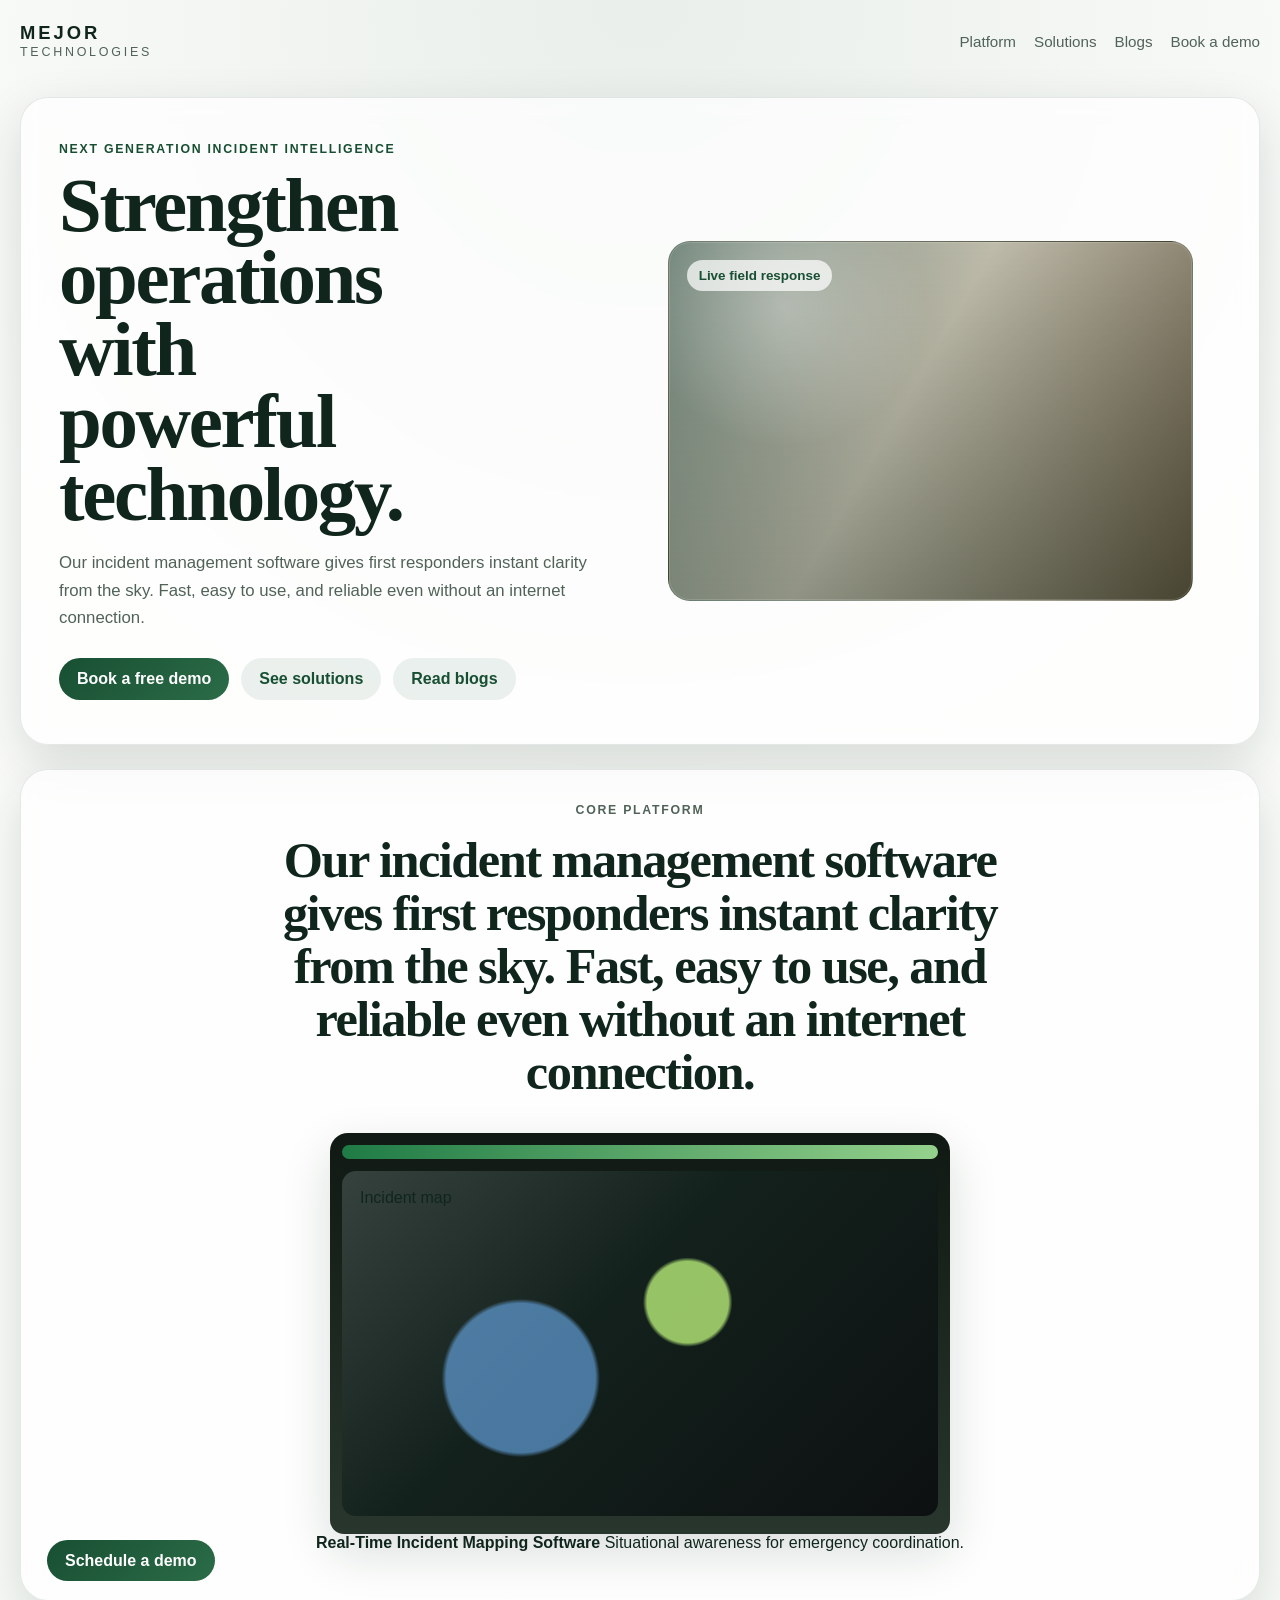
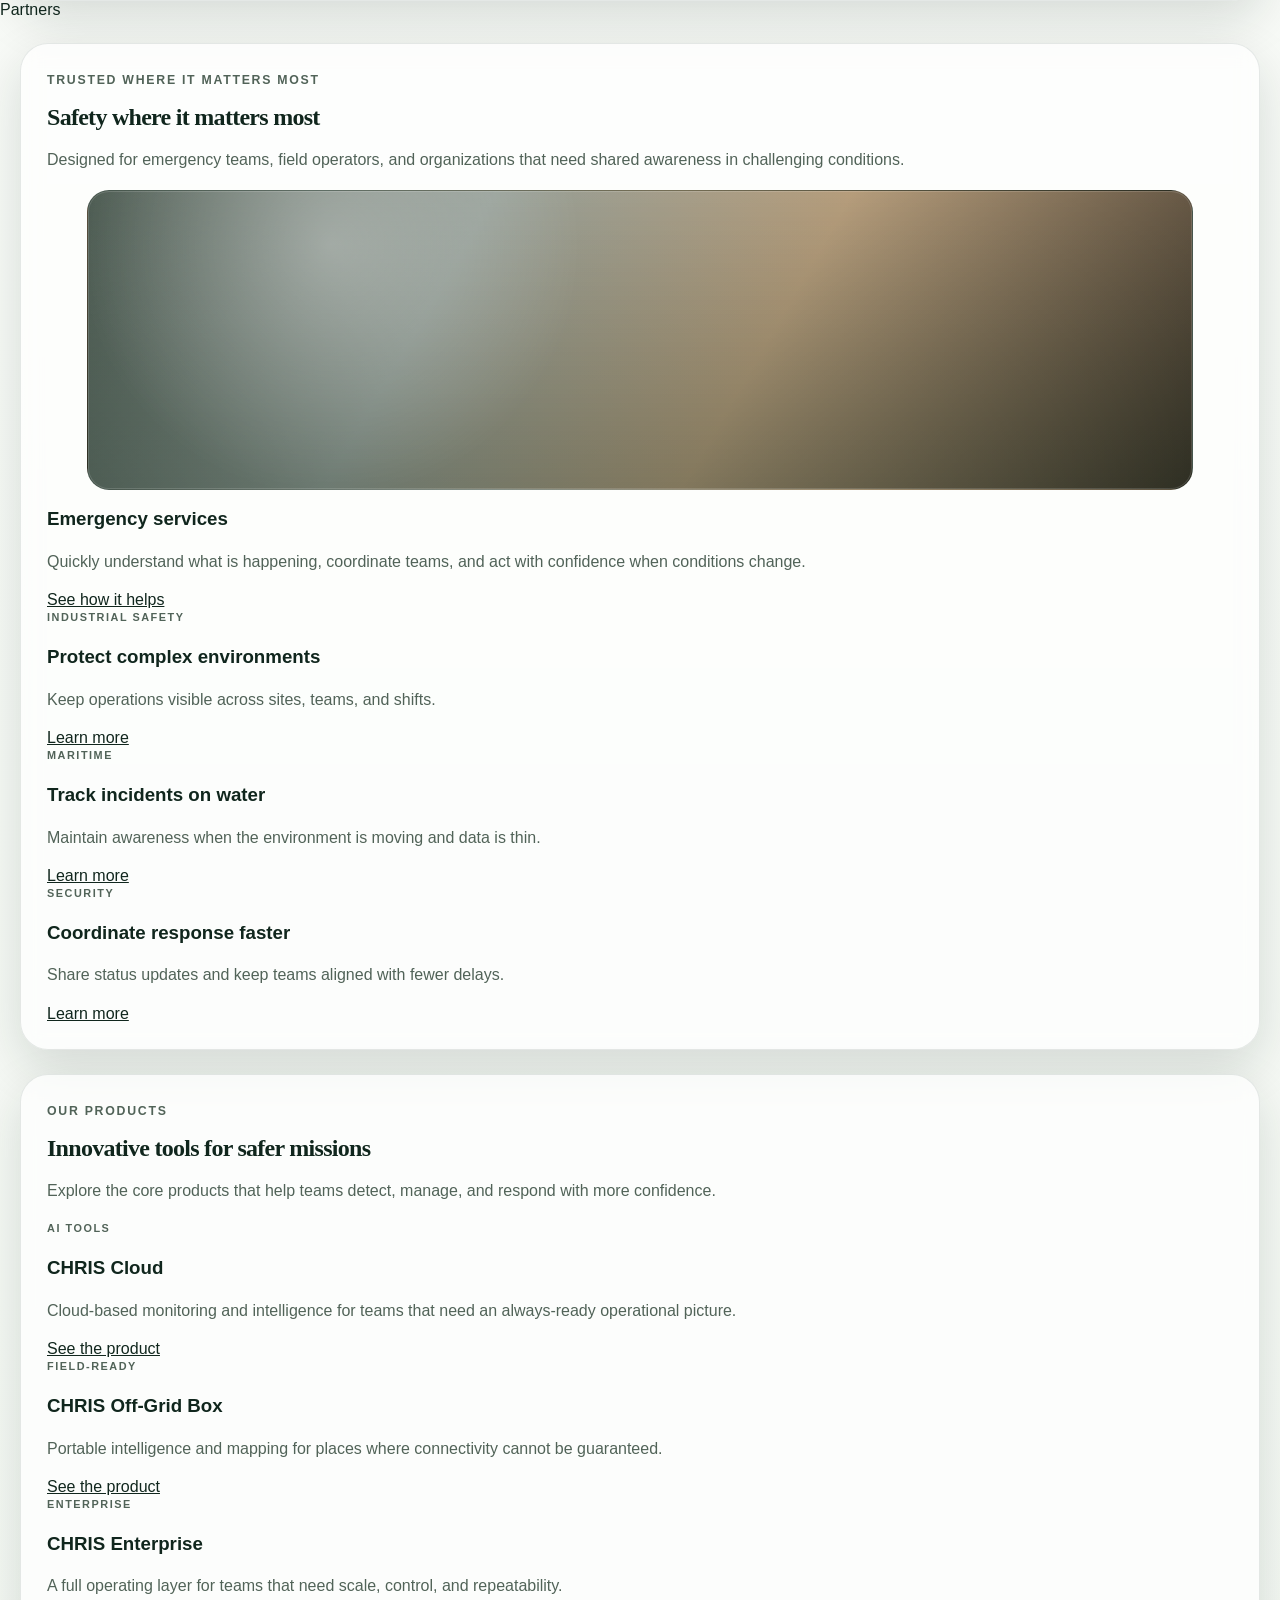
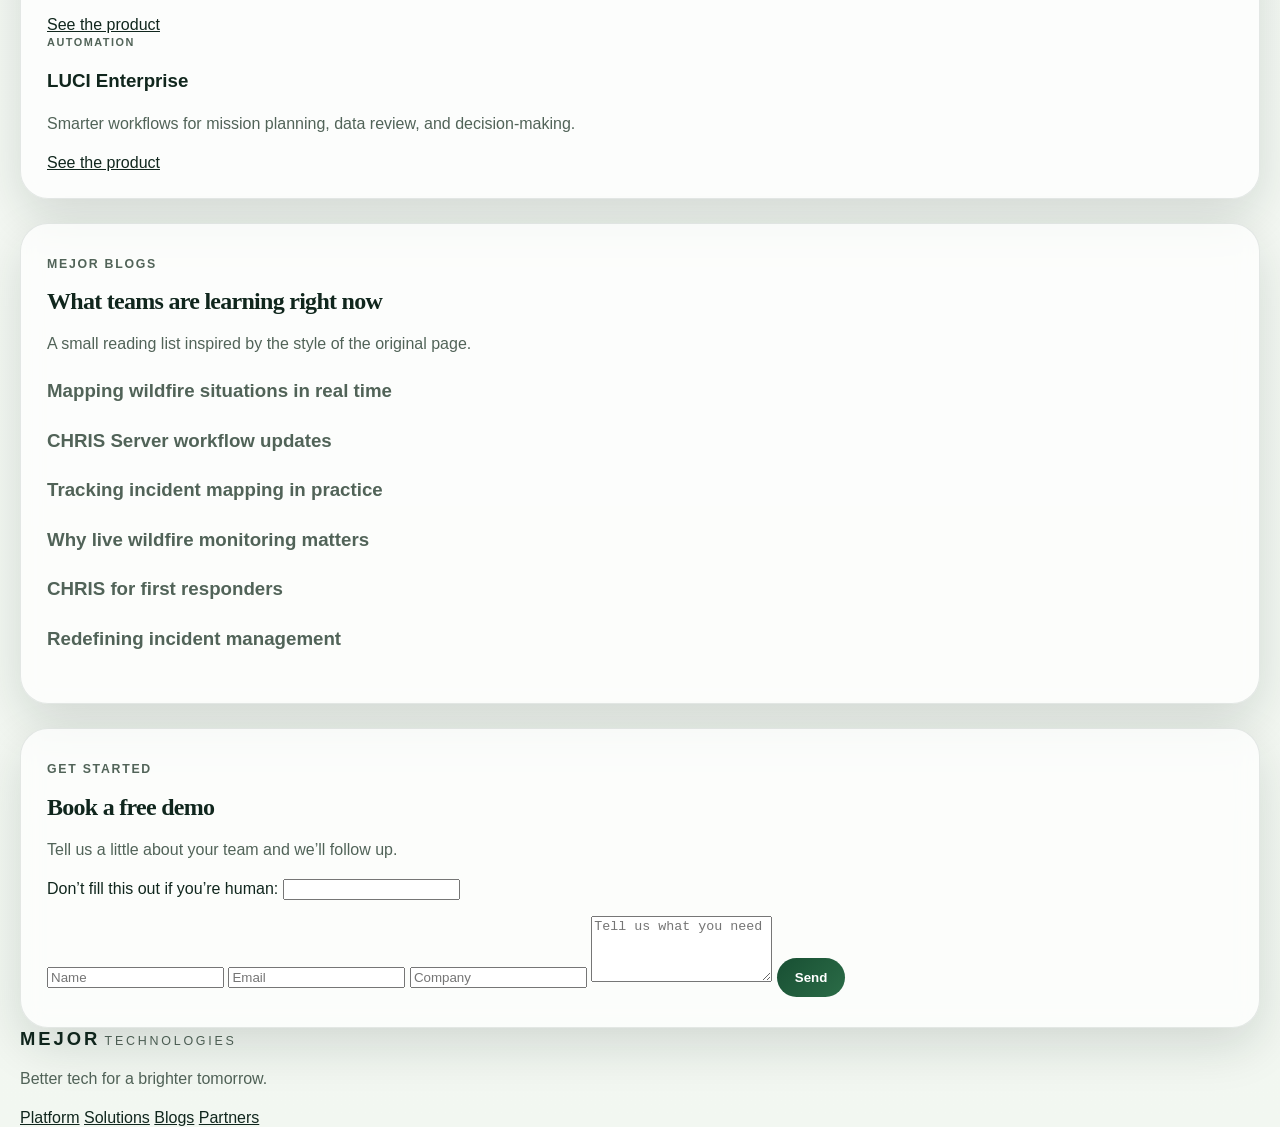
<file: index.html>
<!doctype html>
<html lang="en">
  <head>
    <meta charset="UTF-8" />
    <meta name="viewport" content="width=device-width, initial-scale=1.0" />
    <title>MEJOR Technologies</title>
    <meta
      name="description"
      content="MEJOR Technologies homepage split test for popup conversion experiments."
    />
    <link rel="stylesheet" href="styles.css" />
  </head>
  <body>
    <a class="skip-link" href="#main">Skip to content</a>

    <header class="site-header">
      <div class="brand">
        <span class="brand-mark">MEJOR</span>
        <span class="brand-sub">Technologies</span>
      </div>

      <nav class="nav" aria-label="Primary">
        <a href="#platform">Platform</a>
        <a href="#solutions">Solutions</a>
        <a href="#blogs">Blogs</a>
        <a href="#demo">Book a demo</a>
      </nav>
    </header>

    <main id="main">
      <section class="hero section-shell">
        <div class="hero-copy">
          <p class="eyebrow">Next generation incident intelligence</p>
          <h1>Strengthen operations with powerful technology.</h1>
          <p class="lede">
            Our incident management software gives first responders instant
            clarity from the sky. Fast, easy to use, and reliable even without
            an internet connection.
          </p>

          <div class="hero-actions">
            <a class="button primary" href="#demo">Book a free demo</a>
            <a class="button ghost" href="#solutions">See solutions</a>
            <a class="button ghost" href="#blogs">Read blogs</a>
          </div>
        </div>

        <figure class="hero-visual image-panel image-hero" aria-label="Emergency response overview illustration">
          <span class="media-tag">Live field response</span>
        </figure>
      </section>

      <section id="platform" class="feature-center section-shell">
        <div class="center-copy">
          <p class="eyebrow">Core platform</p>
          <h2>
            Our incident management software gives first responders instant
            clarity from the sky. Fast, easy to use, and reliable even without
            an internet connection.
          </h2>
        </div>

        <figure class="laptop-mockup" aria-label="Incident mapping software laptop mockup">
          <div class="laptop-screen">
            <div class="screen-topbar"></div>
            <div class="map-card"></div>
          </div>
          <figcaption>
            <strong>Real-Time Incident Mapping Software</strong>
            <span>Situational awareness for emergency coordination.</span>
          </figcaption>
        </figure>

        <a class="button primary center-button" href="#demo">Schedule a demo</a>
      </section>

      <section id="partners" class="partners-strip">
        <span>Partners</span>
      </section>

      <section class="section-shell section-grid">
        <div class="section-heading">
          <p class="eyebrow">Trusted where it matters most</p>
          <h2>Safety where it matters most</h2>
          <p>
            Designed for emergency teams, field operators, and organizations
            that need shared awareness in challenging conditions.
          </p>
        </div>

        <div class="safety-grid">
          <figure class="safety-image image-panel image-fire"></figure>
          <article class="safety-copy">
            <h3>Emergency services</h3>
            <p>
              Quickly understand what is happening, coordinate teams, and act
              with confidence when conditions change.
            </p>
            <a href="#solutions" class="text-link">See how it helps</a>
          </article>
        </div>

        <div class="card-row">
          <article class="mini-card">
            <p class="eyebrow small">Industrial safety</p>
            <h3>Protect complex environments</h3>
            <p>
              Keep operations visible across sites, teams, and shifts.
            </p>
            <a class="text-link" href="#demo">Learn more</a>
          </article>
          <article class="mini-card">
            <p class="eyebrow small">Maritime</p>
            <h3>Track incidents on water</h3>
            <p>
              Maintain awareness when the environment is moving and data is thin.
            </p>
            <a class="text-link" href="#demo">Learn more</a>
          </article>
          <article class="mini-card">
            <p class="eyebrow small">Security</p>
            <h3>Coordinate response faster</h3>
            <p>
              Share status updates and keep teams aligned with fewer delays.
            </p>
            <a class="text-link" href="#demo">Learn more</a>
          </article>
        </div>
      </section>

      <section id="solutions" class="section-shell solutions">
        <div class="section-heading">
          <p class="eyebrow">Our products</p>
          <h2>Innovative tools for safer missions</h2>
          <p>
            Explore the core products that help teams detect, manage, and
            respond with more confidence.
          </p>
        </div>

        <article class="solution-card solution-cloud">
          <div class="solution-copy">
            <p class="eyebrow small">AI tools</p>
            <h3>CHRIS Cloud</h3>
            <p>
              Cloud-based monitoring and intelligence for teams that need an
              always-ready operational picture.
            </p>
            <a class="text-link inverse" href="#demo">See the product</a>
          </div>
        </article>

        <article class="solution-card solution-box">
          <div class="solution-copy">
            <p class="eyebrow small">Field-ready</p>
            <h3>CHRIS Off-Grid Box</h3>
            <p>
              Portable intelligence and mapping for places where connectivity
              cannot be guaranteed.
            </p>
            <a class="text-link inverse" href="#demo">See the product</a>
          </div>
        </article>

        <article class="solution-card solution-enterprise">
          <div class="solution-copy">
            <p class="eyebrow small">Enterprise</p>
            <h3>CHRIS Enterprise</h3>
            <p>
              A full operating layer for teams that need scale, control, and
              repeatability.
            </p>
            <a class="text-link inverse" href="#demo">See the product</a>
          </div>
        </article>

        <article class="solution-card solution-luci">
          <div class="solution-copy">
            <p class="eyebrow small">Automation</p>
            <h3>LUCI Enterprise</h3>
            <p>
              Smarter workflows for mission planning, data review, and
              decision-making.
            </p>
            <a class="text-link inverse" href="#demo">See the product</a>
          </div>
        </article>
      </section>

      <section id="blogs" class="section-shell blogs">
        <div class="section-heading center">
          <p class="eyebrow">MEJOR blogs</p>
          <h2>What teams are learning right now</h2>
          <p>
            A small reading list inspired by the style of the original page.
          </p>
        </div>

        <div class="blog-grid">
          <article class="blog-card">
            <div class="blog-thumb thumb-one"></div>
            <h3>Mapping wildfire situations in real time</h3>
          </article>
          <article class="blog-card">
            <div class="blog-thumb thumb-two"></div>
            <h3>CHRIS Server workflow updates</h3>
          </article>
          <article class="blog-card">
            <div class="blog-thumb thumb-three"></div>
            <h3>Tracking incident mapping in practice</h3>
          </article>
          <article class="blog-card">
            <div class="blog-thumb thumb-four"></div>
            <h3>Why live wildfire monitoring matters</h3>
          </article>
          <article class="blog-card">
            <div class="blog-thumb thumb-five"></div>
            <h3>CHRIS for first responders</h3>
          </article>
          <article class="blog-card">
            <div class="blog-thumb thumb-six"></div>
            <h3>Redefining incident management</h3>
          </article>
        </div>
      </section>

      <section id="demo" class="section-shell demo-block">
        <div class="section-heading center">
          <p class="eyebrow">Get started</p>
          <h2>Book a free demo</h2>
          <p>Tell us a little about your team and we’ll follow up.</p>
        </div>

        <form
          class="demo-form"
          name="demo"
          method="POST"
          data-netlify="true"
          netlify-honeypot="bot-field"
          action="thank-you.html"
        >
          <input type="hidden" name="form-name" value="demo" />
          <p class="hidden-field">
            <label>
              Don’t fill this out if you’re human:
              <input name="bot-field" />
            </label>
          </p>
          <input type="text" name="name" placeholder="Name" required />
          <input type="email" name="email" placeholder="Email" required />
          <input type="text" name="company" placeholder="Company" />
          <textarea name="message" rows="4" placeholder="Tell us what you need"></textarea>
          <button class="button primary" type="submit">Send</button>
        </form>
      </section>
    </main>

    <footer class="site-footer">
      <div class="footer-inner">
        <div class="footer-brand">
          <span class="brand-mark">MEJOR</span>
          <span class="brand-sub">Technologies</span>
          <p>Better tech for a brighter tomorrow.</p>
        </div>

        <div class="footer-links">
          <a href="#platform">Platform</a>
          <a href="#solutions">Solutions</a>
          <a href="#blogs">Blogs</a>
          <a href="/partners.html">Partners</a>
        </div>
      </div>
    </footer>

    <div
      class="modal-backdrop"
      id="modalBackdrop"
      hidden
      aria-hidden="true"
    >
      <section
        class="modal"
        id="popupModal"
        role="dialog"
        aria-modal="true"
        aria-labelledby="popupTitle"
        aria-describedby="popupText"
      >
        <button class="close-button" id="closeModal" type="button" aria-label="Close popup">
          ×
        </button>
        <p class="modal-kicker" id="popupKicker">Beta access</p>
        <h2 id="popupTitle">Become a beta user</h2>
        <p id="popupText">
          Join the list to get early access and share feedback.
        </p>

        <form
          class="lead-form"
          name="beta-user"
          method="POST"
          data-netlify="true"
          netlify-honeypot="bot-field"
          action="thank-you.html"
        >
          <input type="hidden" name="form-name" value="beta-user" />
          <p class="hidden-field">
            <label>
              Don’t fill this out if you’re human:
              <input name="bot-field" />
            </label>
          </p>
          <input type="hidden" name="variant" id="variantField" value="" />
          <label>
            Name
            <input name="name" id="leadName" type="text" autocomplete="name" required />
          </label>
          <label>
            Email
            <input
              name="email"
              id="leadEmail"
              type="email"
              autocomplete="email"
              required
            />
          </label>
          <button class="button primary form-button" type="submit" id="popupButton">
            Join beta
          </button>
        </form>
      </section>
    </div>

    <aside class="banner" id="promoBanner" hidden aria-live="polite">
      <div class="banner-copy">
        <strong id="bannerTitle">Partner with us</strong>
        <span id="bannerText">
          Apply for the collaboration program on our Partners page.
        </span>
      </div>
      <a
        class="button primary banner-button"
        id="bannerLink"
        href="/partners.html#collaboration-application"
      >
        Apply now
      </a>
      <button class="banner-close" id="closeBanner" type="button" aria-label="Close banner">
        ×
      </button>
    </aside>

   <script>
  window.PAGE_VARIANT = {
    name: "D",
    type: "modal",
    trigger: { kind: "exit" },
    oncePerSession: true,
    title: "Become a beta user",
    text: "Join the list to get early access and share feedback.",
    kicker: "Beta access",
    buttonText: "Join beta",
    bannerTitle: "",
    bannerText: "",
    bannerHref: "",
  };
</script>
    <!-- Netlify deploy trigger D -->
</file>
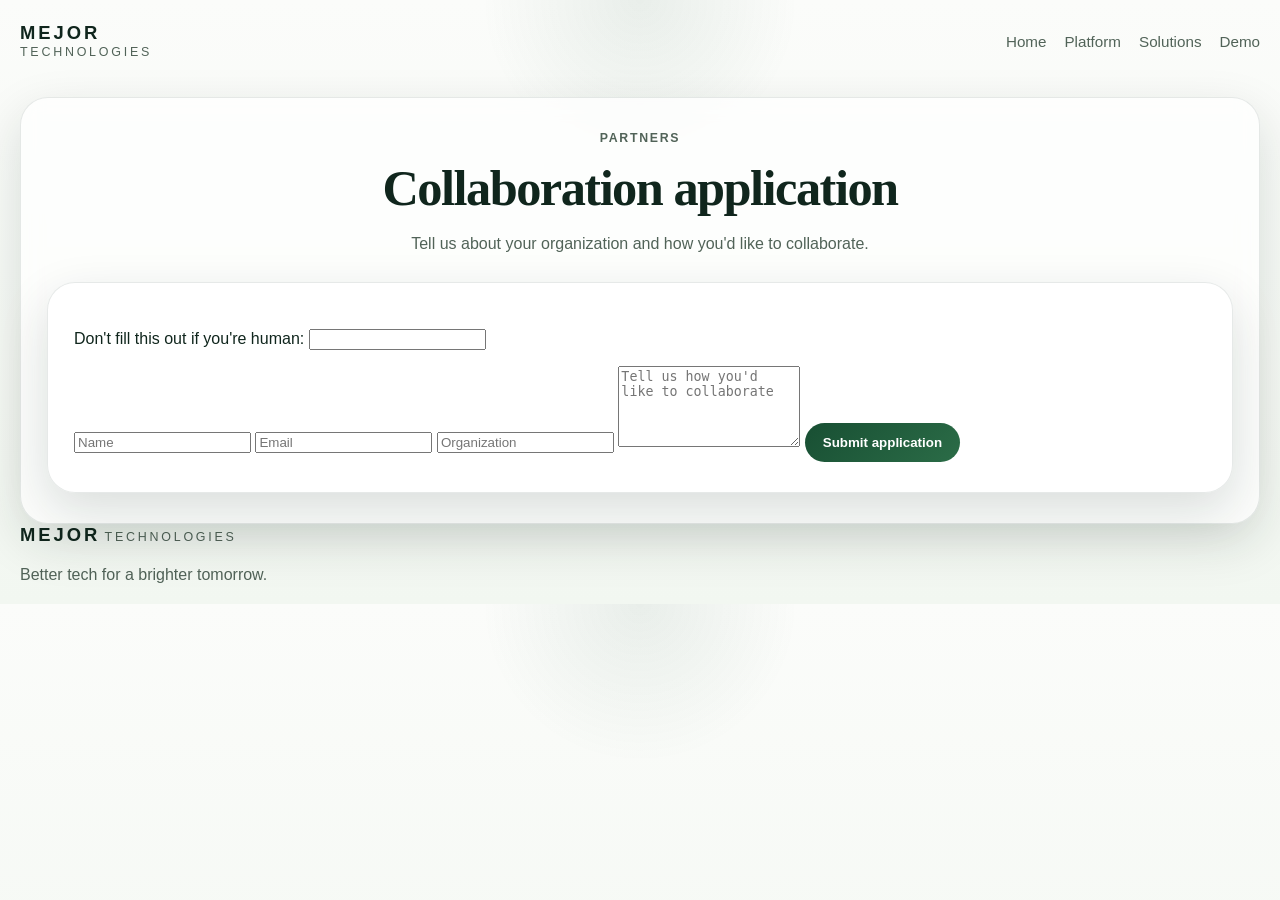
<file: partners.html>
<!doctype html>
<html lang="en">
  <head>
    <meta charset="UTF-8" />
    <meta name="viewport" content="width=device-width, initial-scale=1.0" />
    <title>Partners | MEJOR Technologies</title>
    <link rel="stylesheet" href="styles.css" />
  </head>
  <body>
    <header class="site-header">
      <div class="brand">
        <span class="brand-mark">MEJOR</span>
        <span class="brand-sub">Technologies</span>
      </div>
      <nav class="nav" aria-label="Primary">
        <a href="/">Home</a>
        <a href="/#platform">Platform</a>
        <a href="/#solutions">Solutions</a>
        <a href="/#demo">Demo</a>
      </nav>
    </header>

    <main>
      <section class="section-shell feature-center">
        <div class="center-copy">
          <p class="eyebrow">Partners</p>
          <h2>Collaboration application</h2>
          <p>
            Tell us about your organization and how you'd like to collaborate.
          </p>
        </div>

        <div id="collaboration-application" class="demo-block application-block">
          <form
            class="demo-form"
            name="collaboration"
            method="POST"
            data-netlify="true"
            netlify-honeypot="bot-field"
            action="thank-you.html"
          >
            <input type="hidden" name="form-name" value="collaboration" />
            <p class="hidden-field">
              <label>
                Don't fill this out if you're human:
                <input name="bot-field" />
              </label>
            </p>
            <input type="text" name="name" placeholder="Name" required />
            <input type="email" name="email" placeholder="Email" required />
            <input type="text" name="organization" placeholder="Organization" />
            <textarea
              name="message"
              rows="5"
              placeholder="Tell us how you'd like to collaborate"
            ></textarea>
            <button class="button primary" type="submit">Submit application</button>
          </form>
        </div>
      </section>
    </main>

    <footer class="site-footer">
      <div class="footer-inner">
        <div class="footer-brand">
          <span class="brand-mark">MEJOR</span>
          <span class="brand-sub">Technologies</span>
          <p>Better tech for a brighter tomorrow.</p>
        </div>
      </div>
    </footer>
  </body>
</html>
</file>
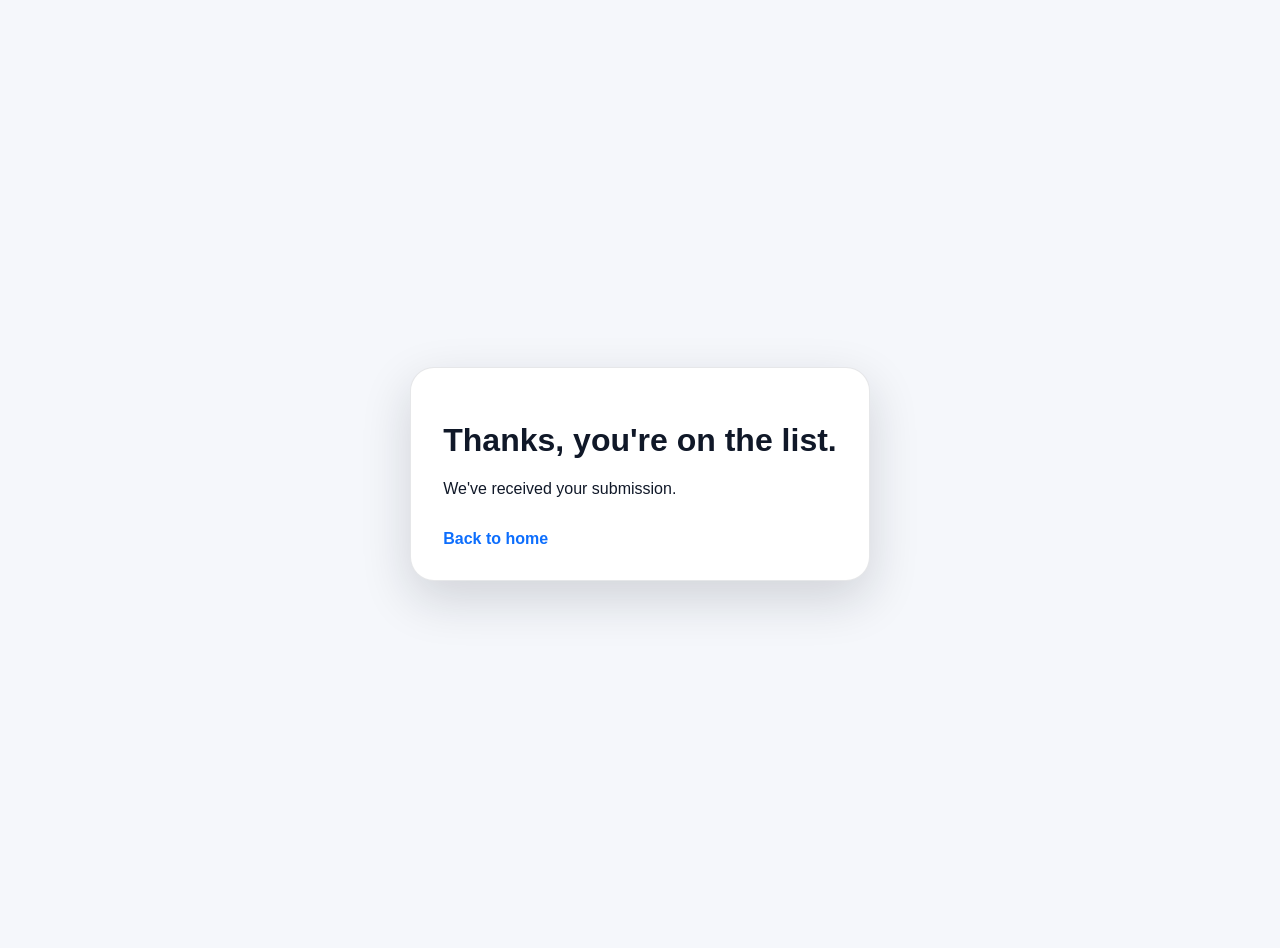
<file: thank-you.html>
<!doctype html>
<html lang="en">
  <head>
    <meta charset="UTF-8" />
    <meta name="viewport" content="width=device-width, initial-scale=1.0" />
    <title>Thanks</title>
    <style>
      body {
        font-family: Arial, Helvetica, sans-serif;
        margin: 0;
        min-height: 100vh;
        display: grid;
        place-items: center;
        background: #f5f7fb;
        color: #101828;
        padding: 24px;
      }
      .card {
        max-width: 520px;
        background: #fff;
        border: 1px solid rgba(16, 24, 40, 0.1);
        border-radius: 24px;
        padding: 32px;
        box-shadow: 0 18px 50px rgba(16, 24, 40, 0.16);
      }
      a {
        display: inline-block;
        margin-top: 16px;
        color: #0d6efd;
        text-decoration: none;
        font-weight: 700;
      }
    </style>
  </head>
  <body>
    <main class="card">
      <h1>Thanks, you're on the list.</h1>
      <p>We've received your submission.</p>
      <a href="/">Back to home</a>
    </main>
  </body>
</html>
</file>
<file: styles.css>
:root {
  --bg: #f2f7f1;
  --surface: #ffffff;
  --surface-2: #e5ece2;
  --muted-surface: rgba(255, 255, 255, 0.68);
  --text: #10261d;
  --muted: #516358;
  --accent: #184f33;
  --accent-2: #2b6c47;
  --border: rgba(16, 38, 29, 0.1);
  --shadow: 0 18px 50px rgba(16, 38, 29, 0.14);
}

* {
  box-sizing: border-box;
}

html {
  scroll-behavior: smooth;
}

body {
  margin: 0;
  color: var(--text);
  background:
    radial-gradient(circle at top center, rgba(24, 79, 51, 0.08), transparent 18%),
    linear-gradient(180deg, #fbfcfa 0%, var(--bg) 100%);
  font-family: "Trebuchet MS", "Segoe UI", Arial, sans-serif;
}

img,
video {
  max-width: 100%;
  display: block;
}

a {
  color: inherit;
}

.skip-link {
  position: absolute;
  left: -999px;
  top: 0;
}

.skip-link:focus {
  left: 16px;
  top: 16px;
  z-index: 20;
  background: var(--surface);
  padding: 10px 14px;
  border-radius: 12px;
  box-shadow: var(--shadow);
}

.site-header,
.section-shell,
.footer-inner {
  width: min(1240px, calc(100% - 36px));
  margin: 0 auto;
}

.site-header {
  display: flex;
  align-items: center;
  justify-content: space-between;
  gap: 24px;
  padding: 24px 0 14px;
}

.brand {
  display: grid;
  line-height: 1;
}

.brand-mark {
  font-weight: 800;
  letter-spacing: 0.16em;
  font-size: 1.15rem;
}

.brand-sub {
  font-size: 0.78rem;
  letter-spacing: 0.22em;
  text-transform: uppercase;
  color: var(--muted);
  margin-top: 4px;
}

.nav {
  display: flex;
  gap: 18px;
  flex-wrap: wrap;
  color: var(--muted);
}

.nav a {
  text-decoration: none;
  font-size: 0.95rem;
}

.nav a:hover {
  color: var(--text);
}

.section-shell {
  margin-top: 24px;
}

.hero,
.feature-center,
.section-grid,
.solutions,
.blogs,
.demo-block {
  padding: 26px;
  border: 1px solid var(--border);
  border-radius: 28px;
  background: rgba(255, 255, 255, 0.7);
  box-shadow: var(--shadow);
  backdrop-filter: blur(10px);
}

.hero {
  display: grid;
  grid-template-columns: 1.05fr 1.15fr;
  gap: 28px;
  align-items: center;
}

.hero-copy {
  padding: 18px 6px 18px 12px;
}

.eyebrow {
  margin: 0 0 14px;
  color: var(--accent);
  letter-spacing: 0.14em;
  text-transform: uppercase;
  font-size: 0.77rem;
  font-weight: 800;
}

.eyebrow.small {
  font-size: 0.68rem;
}

.hero h1,
.section-heading h2,
.center-copy h2 {
  margin: 0;
  font-family: Georgia, "Times New Roman", serif;
  letter-spacing: -0.03em;
}

.hero h1 {
  max-width: 11ch;
  font-size: clamp(2.6rem, 6vw, 5rem);
  line-height: 0.94;
}

.lede,
.section-heading p,
.center-copy p,
.safety-copy p,
.mini-card p,
.solution-copy p,
.blog-card h3,
.footer-brand p {
  color: var(--muted);
  line-height: 1.65;
}

.lede {
  max-width: 58ch;
  margin: 18px 0 0;
  font-size: 1.05rem;
}

.hero-actions {
  display: flex;
  flex-wrap: wrap;
  gap: 12px;
  margin-top: 26px;
}

.button {
  appearance: none;
  border: 0;
  border-radius: 999px;
  padding: 12px 18px;
  font-weight: 800;
  text-decoration: none;
  cursor: pointer;
  transition:
    transform 140ms ease,
    background 140ms ease,
    color 140ms ease;
}

.button:hover {
  transform: translateY(-1px);
}

.button.primary {
  color: #fff;
  background: linear-gradient(135deg, var(--accent), var(--accent-2));
}

.button.primary:hover {
  background: linear-gradient(135deg, #123a26, var(--accent));
}

.button.ghost {
  color: var(--accent);
  background: rgba(24, 79, 51, 0.08);
}

.image-panel {
  position: relative;
  min-height: 360px;
  overflow: hidden;
  border-radius: 22px;
  border: 1px solid rgba(16, 38, 29, 0.12);
  box-shadow: inset 0 0 0 1px rgba(255, 255, 255, 0.14);
}

.image-panel::before,
.image-panel::after {
  content: "";
  position: absolute;
  inset: 0;
}

.image-panel::after {
  background:
    radial-gradient(circle at 22% 18%, rgba(255, 255, 255, 0.32), transparent 28%),
    radial-gradient(circle at 74% 56%, rgba(0, 0, 0, 0.22), transparent 24%);
  mix-blend-mode: screen;
}

.image-hero {
  background:
    linear-gradient(180deg, rgba(6, 29, 18, 0.12), rgba(6, 29, 18, 0.34)),
    linear-gradient(120deg, #81958a 0%, #d8d1bf 45%, #695841 100%);
}

.image-fire {
  min-height: 300px;
  background:
    linear-gradient(180deg, rgba(6, 29, 18, 0.15), rgba(6, 29, 18, 0.4)),
    linear-gradient(120deg, #59665d 0%, #aeb5ae 32%, #d4b38e 60%, #493a2e 100%);
}

.media-tag {
  position: absolute;
  top: 18px;
  left: 18px;
  z-index: 2;
  padding: 8px 12px;
  border-radius: 999px;
  background: rgba(255, 255, 255, 0.72);
  color: var(--accent);
  font-size: 0.84rem;
  font-weight: 800;
  backdrop-filter: blur(8px);
}

.feature-center,
.blogs,
.demo-block {
  padding-top: 30px;
  padding-bottom: 30px;
}

.application-block {
  margin-top: 24px;
}

.center-copy {
  text-align: center;
  max-width: 820px;
  margin: 0 auto;
}

.center-copy h2 {
  font-size: clamp(1.9rem, 4vw, 3.15rem);
  line-height: 1.05;
}

.laptop-mockup {
  margin: 34px auto 0;
  width: min(720px, 100%);
  text-align: center;
}

.laptop-screen {
  width: min(620px, 90%);
  margin: 0 auto;
  padding: 12px 12px 18px;
  border-radius: 18px 18px 14px 14px;
  background: linear-gradient(180deg, #101913 0%, #28362d 100%);
  box-shadow: var(--shadow);
}

.screen-topbar {
  height: 14px;
  border-radius: 10px;
  background: linear-gradient(90deg, #1f7b45 0%, #94d18c 100%);
}

.map-card {
  aspect-ratio: 1.9 / 1.1;
  margin-top: 12px;
  border-radius: 14px;
  background:
    radial-gradient(circle at 58% 38%, rgba(173, 224, 114, 0.85) 0, rgba(173, 224, 114, 0.85) 10%, transparent 11%),
    radial-gradient(circle at 30% 60%, rgba(95, 154, 210, 0.72) 0, rgba(95, 154, 210, 0.72) 16%, transparent 17%),
    linear-gradient(135deg, #36423d 0%, #13211c 42%, #0d1011 100%);
  position: relative;
  overflow: hidden;
}

.map-card::after {
  content: "Incident map";
  position: absolute;
  left: 18px;
  top: 18px
</file>
